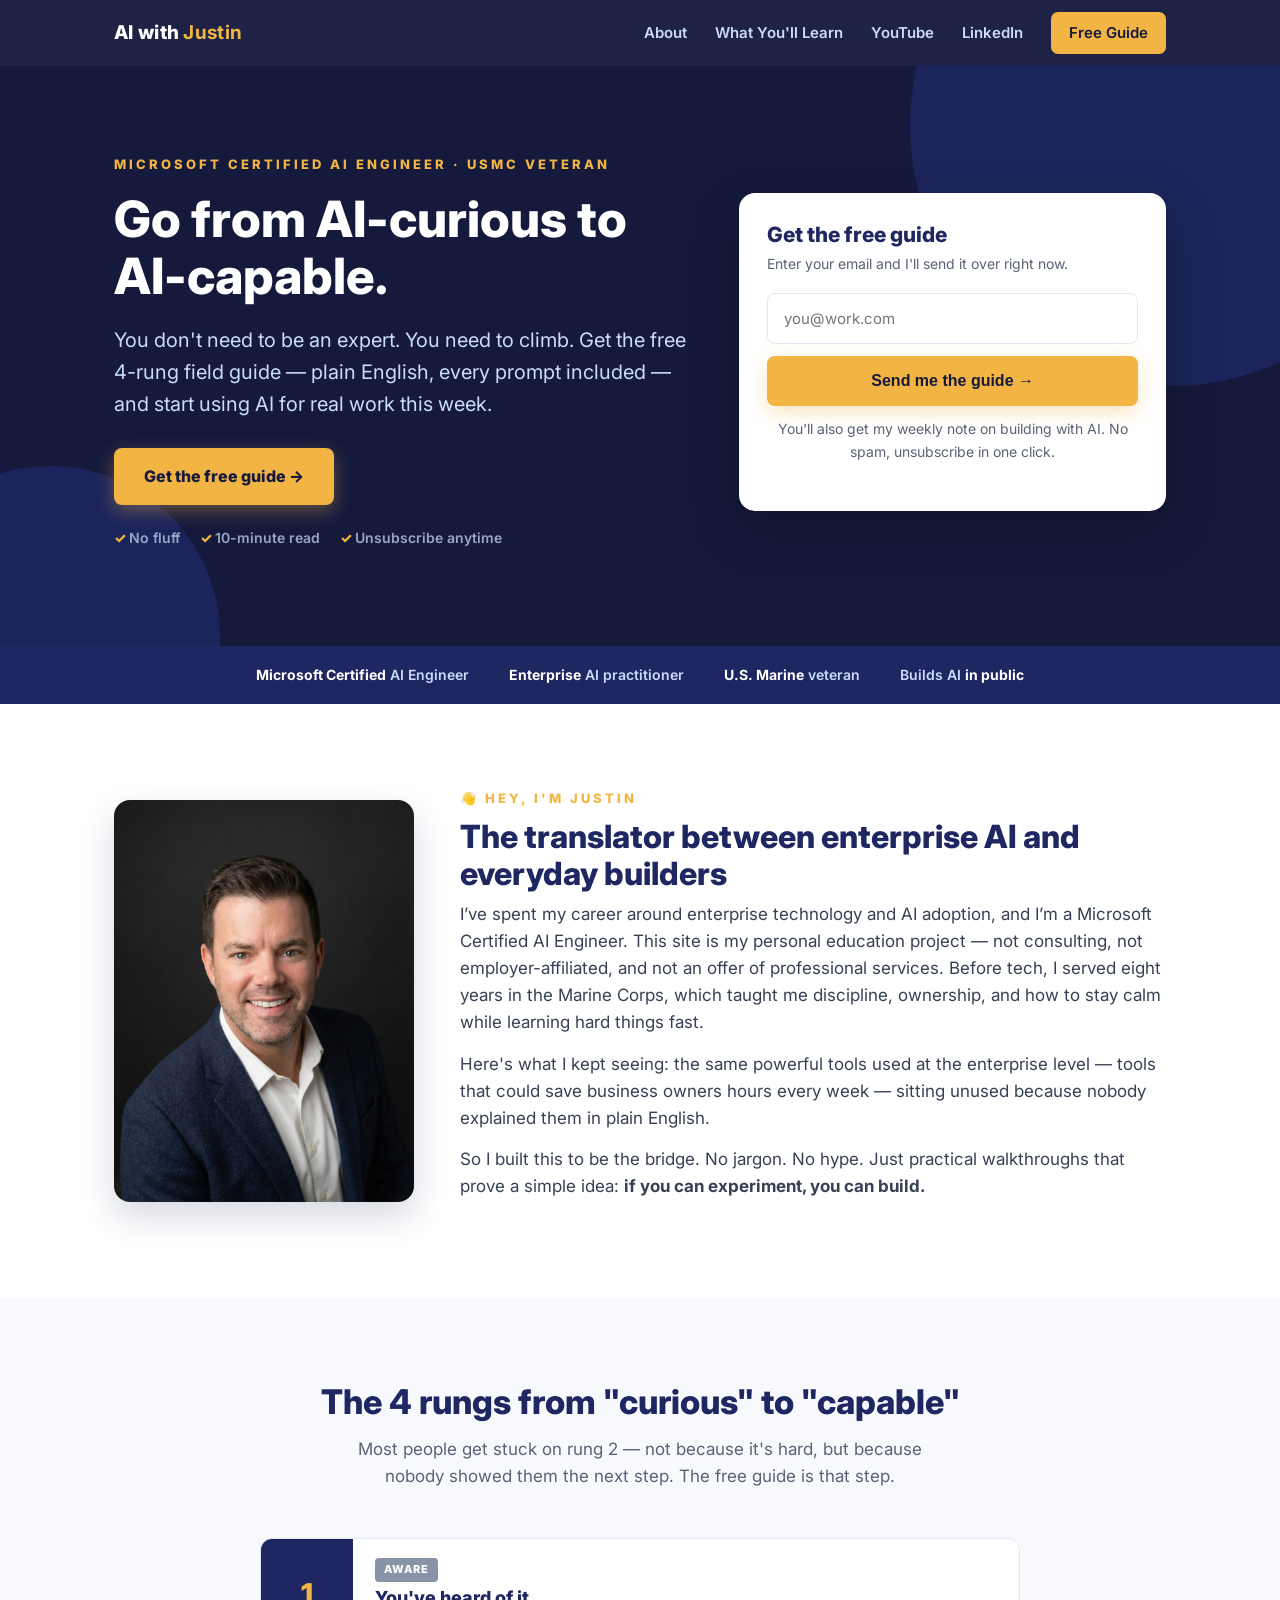
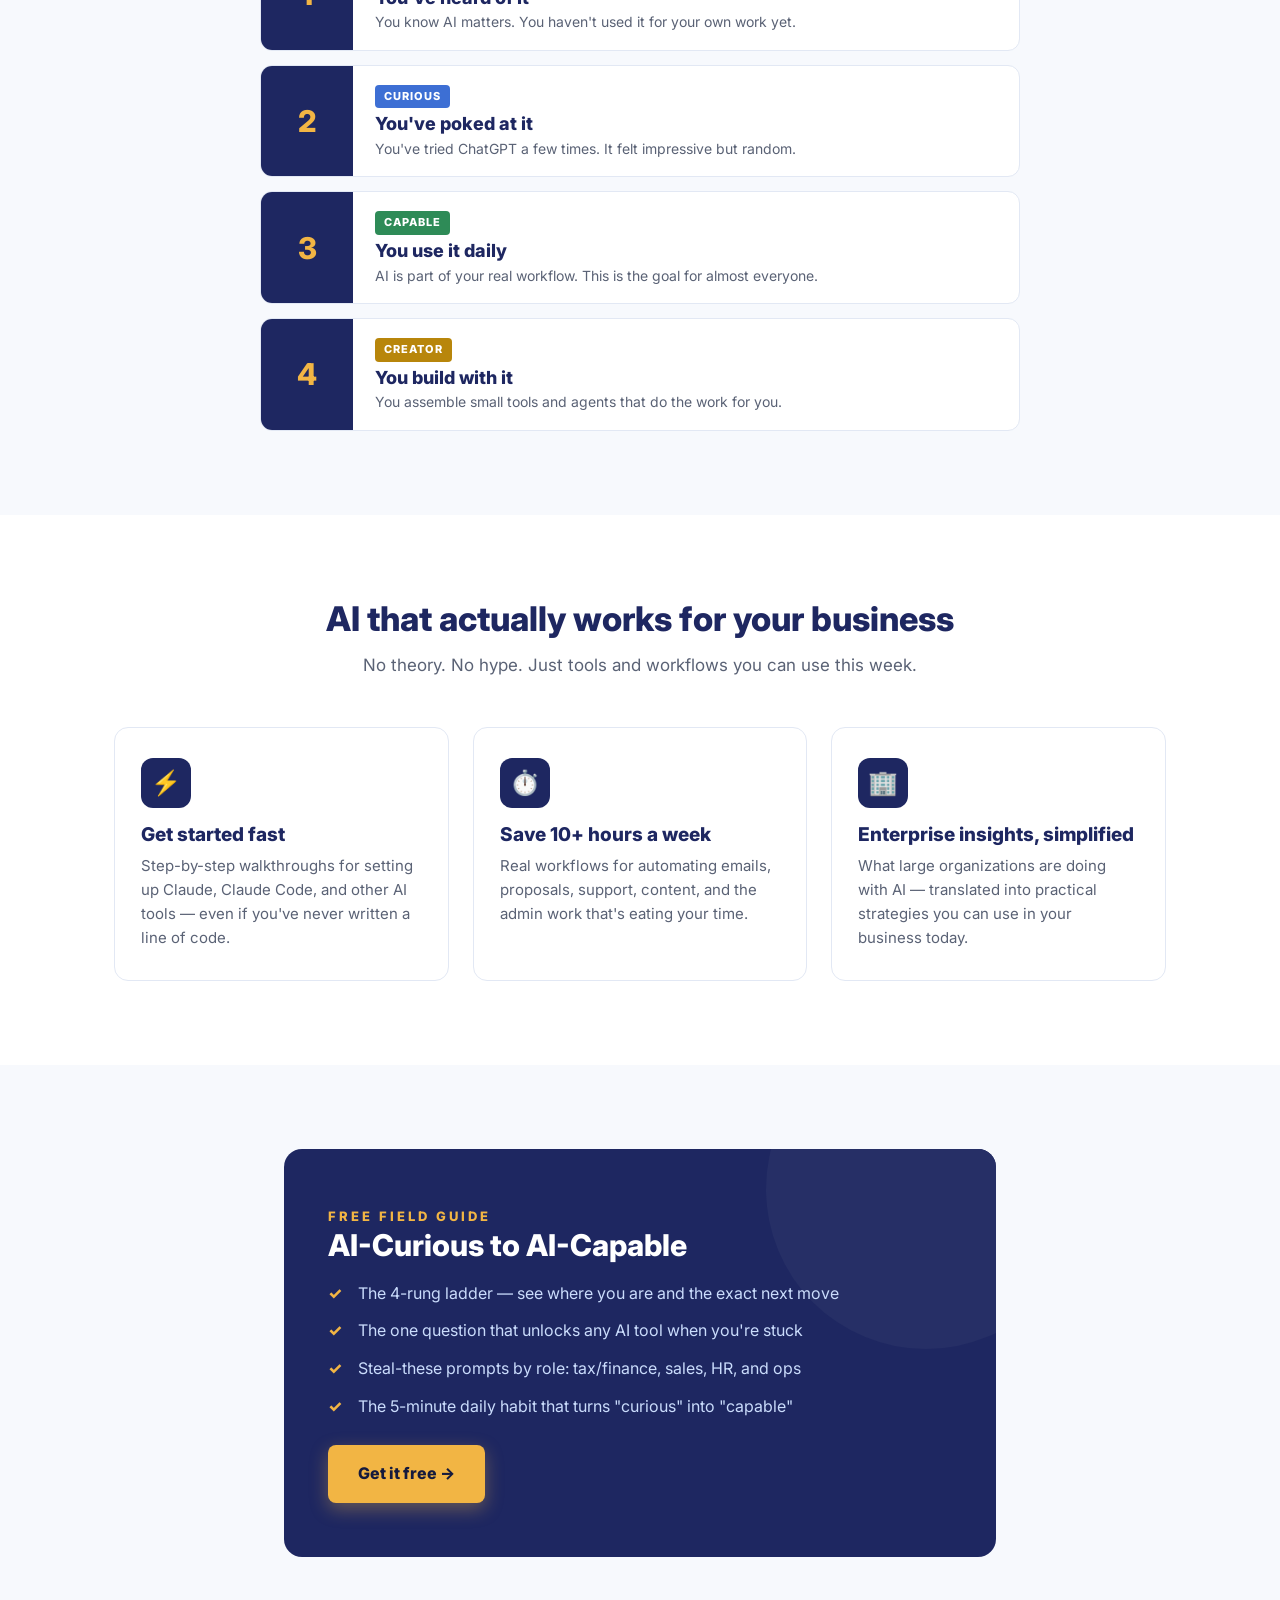
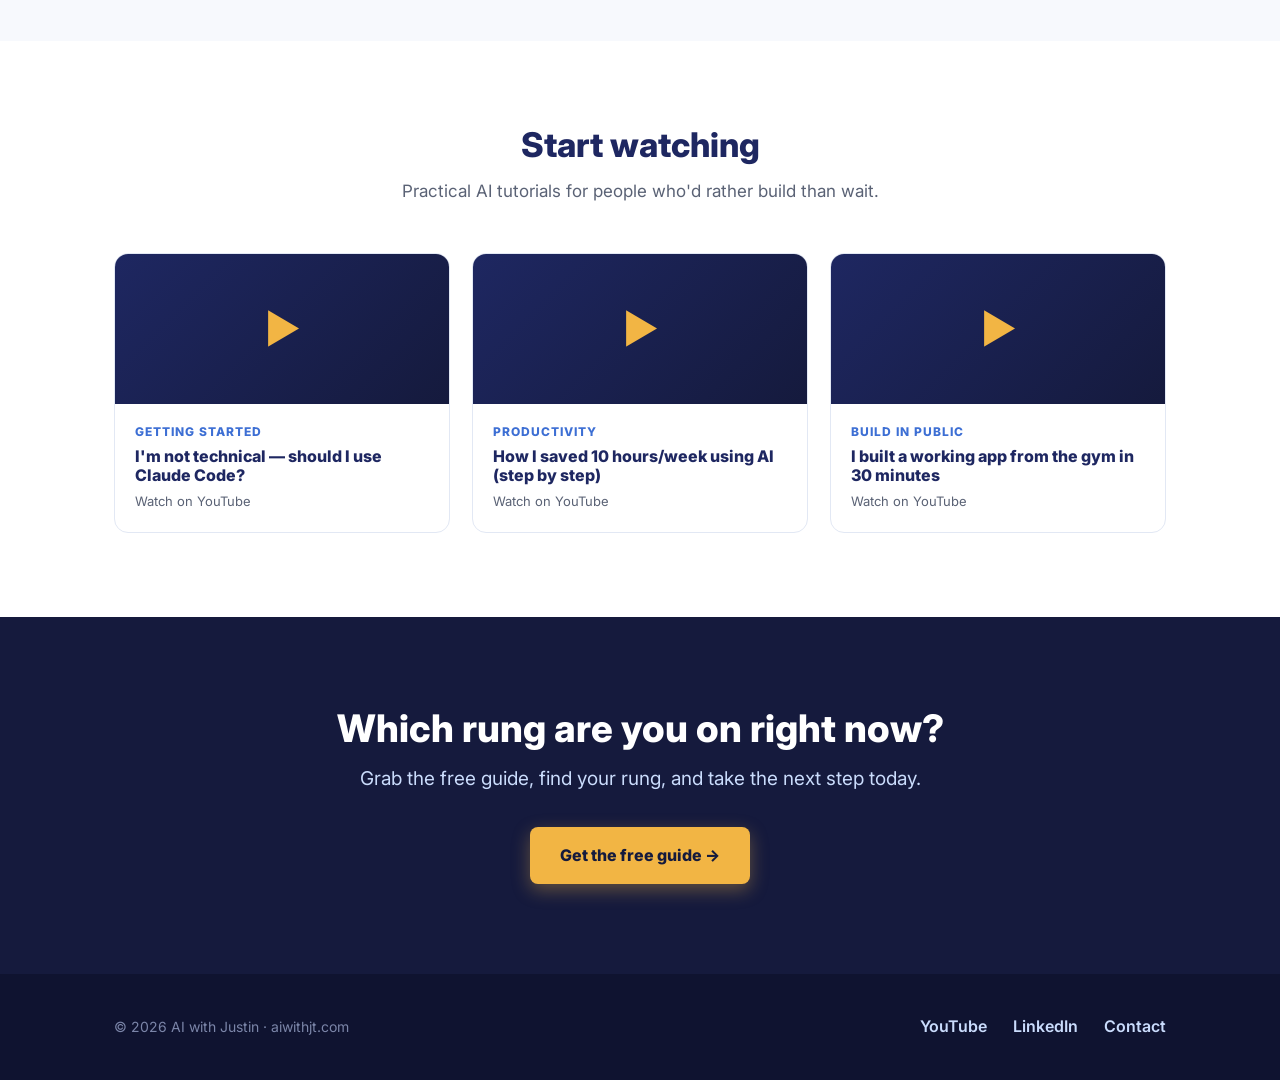
<file: index.html>
<!DOCTYPE html>
<html lang="en">
<head>
  <meta charset="UTF-8">
  <meta name="viewport" content="width=device-width, initial-scale=1.0">
  <title>AI with Justin — Go from AI-Curious to AI-Capable</title>
  <meta name="description" content="Free field guide: the 4-rung ladder for going from 'I've heard of AI' to building things that work for you. Plain English, every prompt included — from a Microsoft Certified AI Engineer and Marine veteran.">
  <meta property="og:image" content="https://aiwithjt.com/images/og-image.png">
  <link rel="icon" type="image/svg+xml" href="/images/favicon.svg">
  <meta property="og:title" content="AI with Justin — Go from AI-Curious to AI-Capable">
  <meta property="og:description" content="The free 4-rung ladder for going from 'I've heard of AI' to building things that work for you.">
  <meta property="og:url" content="https://aiwithjt.com">
  <meta property="og:type" content="website">
  <meta name="twitter:card" content="summary_large_image">
  <link rel="preconnect" href="https://fonts.googleapis.com">
  <link rel="preconnect" href="https://fonts.gstatic.com" crossorigin>
  <link href="https://fonts.googleapis.com/css2?family=Inter:wght@400;500;600;700;800;900&display=swap" rel="stylesheet">
  <link rel="stylesheet" href="/css/styles.css">
</head>
<body>

<nav>
  <div class="container">
    <a href="#" class="logo">AI with <b>Justin</b></a>
    <div class="navlinks">
      <a href="#about">About</a>
      <a href="#learn">What You'll Learn</a>
      <a href="https://youtube.com/@AIwithJustint" target="_blank" rel="noopener">YouTube</a>
      <a href="https://linkedin.com/in/aiwithjustin" target="_blank" rel="noopener">LinkedIn</a>
      <a href="#get" class="nav-cta">Free Guide</a>
    </div>
  </div>
</nav>

<!-- HERO -->
<header class="hero">
  <div class="blob b1"></div><div class="blob b2"></div>
  <div class="container">
    <div class="grid">
      <div>
        <div class="eyebrow">Microsoft Certified AI Engineer · USMC Veteran</div>
        <h1>Go from AI-curious to AI-capable.</h1>
        <p class="sub">You don't need to be an expert. You need to climb. Get the free 4-rung field guide — plain English, every prompt included — and start using AI for real work this week.</p>
        <a href="#get" class="btn btn-primary">Get the free guide →</a>
        <div class="badges"><span>No fluff</span><span>10-minute read</span><span>Unsubscribe anytime</span></div>
      </div>
      <div class="formcard" id="get">
        <h3>Get the free guide</h3>
        <p>Enter your email and I'll send it over right now.</p>
        <form class="signup" id="ml-hero" method="post"
              action="https://assets.mailerlite.com/jsonp/2392456/forms/188924552892384277/subscribe">
          <input type="email" name="fields[email]" placeholder="you@work.com" required aria-label="Email address">
          <button type="submit" class="btn btn-primary">Send me the guide →</button>
        </form>
        <p class="consent">You'll also get my weekly note on building with AI. No spam, unsubscribe in one click.</p>
      </div>
    </div>
  </div>
</header>

<div class="proof">
  <div class="container">
    <span><b>Microsoft Certified</b> AI Engineer</span>
    <span><b>Enterprise</b> AI practitioner</span>
    <span><b>U.S. Marine</b> veteran</span>
    <span>Builds AI <b>in public</b></span>
  </div>
</div>

<!-- ABOUT -->
<section id="about">
  <div class="container">
    <div class="about">
      <img src="/images/justin.jpg" alt="Justin Thompson, AI engineer and Marine veteran">
      <div>
        <span class="eyebrow">👋 Hey, I'm Justin</span>
        <h2>The translator between enterprise AI and everyday builders</h2>
        <p>I’ve spent my career around enterprise technology and AI adoption, and I’m a Microsoft Certified AI Engineer. This site is my personal education project — not consulting, not employer-affiliated, and not an offer of professional services. Before tech, I served eight years in the Marine Corps, which taught me discipline, ownership, and how to stay calm while learning hard things fast.</p>
        <p>Here's what I kept seeing: the same powerful tools used at the enterprise level — tools that could save business owners hours every week — sitting unused because nobody explained them in plain English.</p>
        <p>So I built this to be the bridge. No jargon. No hype. Just practical walkthroughs that prove a simple idea: <strong>if you can experiment, you can build.</strong></p>
      </div>
    </div>
  </div>
</section>

<!-- LADDER -->
<section class="alt">
  <div class="container">
    <h2 class="center">The 4 rungs from "curious" to "capable"</h2>
    <p class="sec-sub">Most people get stuck on rung 2 — not because it's hard, but because nobody showed them the next step. The free guide is that step.</p>
    <div class="ladder">
      <div class="rung"><div class="n">1</div><div class="body"><span class="tag tag-aware">AWARE</span><h3>You've heard of it</h3><p>You know AI matters. You haven't used it for your own work yet.</p></div></div>
      <div class="rung"><div class="n">2</div><div class="body"><span class="tag tag-curious">CURIOUS</span><h3>You've poked at it</h3><p>You've tried ChatGPT a few times. It felt impressive but random.</p></div></div>
      <div class="rung"><div class="n">3</div><div class="body"><span class="tag tag-capable">CAPABLE</span><h3>You use it daily</h3><p>AI is part of your real workflow. This is the goal for almost everyone.</p></div></div>
      <div class="rung"><div class="n">4</div><div class="body"><span class="tag tag-creator">CREATOR</span><h3>You build with it</h3><p>You assemble small tools and agents that do the work for you.</p></div></div>
    </div>
  </div>
</section>

<!-- LEARN -->
<section id="learn">
  <div class="container">
    <h2 class="center">AI that actually works for your business</h2>
    <p class="sec-sub">No theory. No hype. Just tools and workflows you can use this week.</p>
    <div class="grid3">
      <div class="card"><div class="ic">⚡</div><h3>Get started fast</h3><p>Step-by-step walkthroughs for setting up Claude, Claude Code, and other AI tools — even if you've never written a line of code.</p></div>
      <div class="card"><div class="ic">⏱️</div><h3>Save 10+ hours a week</h3><p>Real workflows for automating emails, proposals, support, content, and the admin work that's eating your time.</p></div>
      <div class="card"><div class="ic">🏢</div><h3>Enterprise insights, simplified</h3><p>What large organizations are doing with AI — translated into practical strategies you can use in your business today.</p></div>
    </div>
  </div>
</section>

<!-- GUIDE CTA -->
<section class="alt">
  <div class="narrow">
    <div class="guide" id="guide">
      <div class="gblob"></div>
      <span class="eyebrow">Free field guide</span>
      <h2>AI-Curious to AI-Capable</h2>
      <ul>
        <li>The 4-rung ladder — see where you are and the exact next move</li>
        <li>The one question that unlocks any AI tool when you're stuck</li>
        <li>Steal-these prompts by role: tax/finance, sales, HR, and ops</li>
        <li>The 5-minute daily habit that turns "curious" into "capable"</li>
      </ul>
      <a href="#get" class="btn btn-primary">Get it free →</a>
    </div>
  </div>
</section>

<!-- VIDEOS -->
<section id="videos">
  <div class="container">
    <h2 class="center">Start watching</h2>
    <p class="sec-sub">Practical AI tutorials for people who'd rather build than wait.</p>
    <div class="vids">
      <a class="vid" href="https://youtube.com/@AIwithJustint" target="_blank" rel="noopener"><div class="thumb">▶</div><div class="vbody"><div class="kicker">Getting started</div><h3>I'm not technical — should I use Claude Code?</h3><span>Watch on YouTube</span></div></a>
      <a class="vid" href="https://youtube.com/@AIwithJustint" target="_blank" rel="noopener"><div class="thumb">▶</div><div class="vbody"><div class="kicker">Productivity</div><h3>How I saved 10 hours/week using AI (step by step)</h3><span>Watch on YouTube</span></div></a>
      <a class="vid" href="https://youtube.com/@AIwithJustint" target="_blank" rel="noopener"><div class="thumb">▶</div><div class="vbody"><div class="kicker">Build in public</div><h3>I built a working app from the gym in 30 minutes</h3><span>Watch on YouTube</span></div></a>
    </div>
  </div>
</section>

<!-- FINAL -->
<section class="final">
  <div class="narrow">
    <h2>Which rung are you on right now?</h2>
    <p>Grab the free guide, find your rung, and take the next step today.</p>
    <a href="#get" class="btn btn-primary">Get the free guide →</a>
  </div>
</section>

<footer>
  <div class="container">
    <div class="fcopy">© <span id="yr"></span> AI with Justin · aiwithjt.com</div>
    <div>
      <a href="https://youtube.com/@AIwithJustint" target="_blank" rel="noopener">YouTube</a>
      <a href="https://linkedin.com/in/aiwithjustin" target="_blank" rel="noopener">LinkedIn</a>
      <a href="mailto:justin@aiwithjt.com">Contact</a>
    </div>
  </div>
</footer>

<script src="/js/app.js" defer></script>
</body>
</html>
</file>
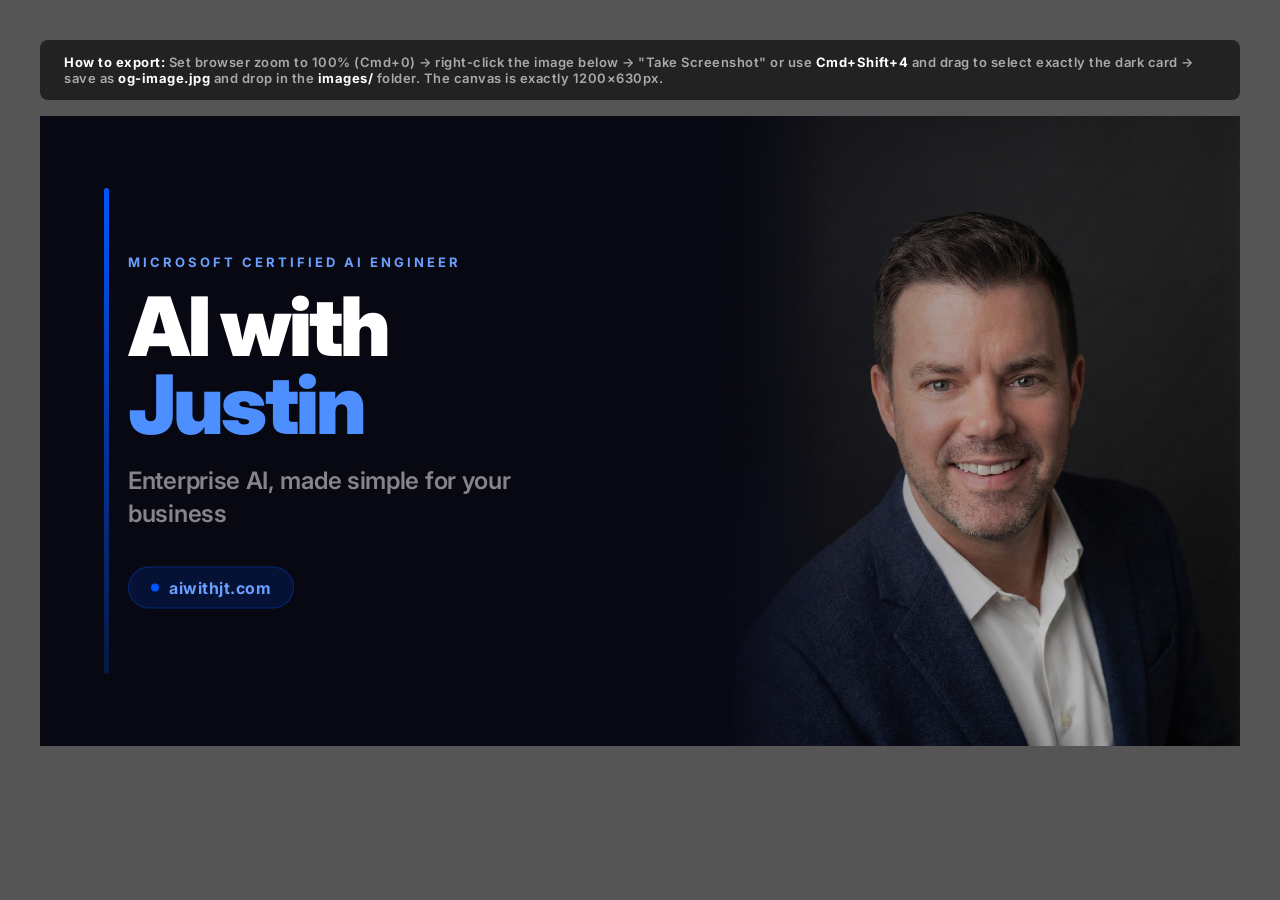
<file: images/og-image.html>
<!DOCTYPE html>
<html lang="en">
<head>
  <meta charset="UTF-8">
  <title>OG Image — AI with Justin</title>
  <link href="https://fonts.googleapis.com/css2?family=Inter:wght@400;600;700;800;900&display=swap" rel="stylesheet">
  <style>
    * { margin: 0; padding: 0; box-sizing: border-box; }

    body {
      background: #555;
      display: flex;
      flex-direction: column;
      align-items: center;
      padding: 40px;
      gap: 16px;
      font-family: 'Inter', sans-serif;
    }

    .instructions {
      background: #222;
      color: #aaa;
      padding: 14px 24px;
      border-radius: 8px;
      font-size: 13px;
      font-weight: 600;
      letter-spacing: 0.5px;
      max-width: 1200px;
      width: 100%;
    }

    .instructions strong { color: white; }

    /* ── CANVAS: exactly 1200×630 ── */
    .og {
      width: 1200px;
      height: 630px;
      position: relative;
      overflow: hidden;
      background: #080812;
      flex-shrink: 0;
    }

    /* Grid overlay */
    .og-grid {
      position: absolute;
      inset: 0;
      background-image:
        linear-gradient(rgba(0,85,255,0.06) 1px, transparent 1px),
        linear-gradient(90deg, rgba(0,85,255,0.06) 1px, transparent 1px);
      background-size: 60px 60px;
    }

    /* Blue glow top-left */
    .og-glow-tl {
      position: absolute;
      top: -120px; left: -80px;
      width: 520px; height: 520px;
      background: radial-gradient(circle, rgba(0,85,255,0.22) 0%, transparent 65%);
      border-radius: 50%;
    }

    /* Subtle glow bottom-right behind photo */
    .og-glow-br {
      position: absolute;
      bottom: -60px; right: 200px;
      width: 400px; height: 400px;
      background: radial-gradient(circle, rgba(0,85,255,0.12) 0%, transparent 65%);
      border-radius: 50%;
    }

    /* Photo — right side, bottom-anchored */
    .og-photo {
      position: absolute;
      right: 0;
      bottom: 0;
      height: 100%;
      width: 520px;
      object-fit: cover;
      object-position: top center;
      /* Fade left edge into background */
      mask-image: linear-gradient(to right, transparent 0%, black 22%);
      -webkit-mask-image: linear-gradient(to right, transparent 0%, black 22%);
    }

    /* Gradient overlay so text stays readable */
    .og-fade {
      position: absolute;
      inset: 0;
      background: linear-gradient(
        to right,
        #080812 0%,
        #080812 38%,
        rgba(8,8,18,0.5) 62%,
        transparent 100%
      );
    }

    /* Left accent bar */
    .og-bar {
      position: absolute;
      left: 64px;
      top: 72px;
      bottom: 72px;
      width: 5px;
      background: linear-gradient(180deg, #0055ff, rgba(0,85,255,0.2));
      border-radius: 3px;
    }

    /* Text content */
    .og-content {
      position: absolute;
      left: 88px;
      top: 50%;
      transform: translateY(-50%);
      z-index: 10;
    }

    .og-eyebrow {
      font-size: 13px;
      font-weight: 700;
      letter-spacing: 3px;
      text-transform: uppercase;
      color: #6b9fff;
      margin-bottom: 18px;
    }

    .og-title {
      font-size: 82px;
      font-weight: 900;
      line-height: 0.95;
      letter-spacing: -3px;
      color: #ffffff;
      margin-bottom: 20px;
    }

    .og-title .blue { color: #4d8fff; }

    .og-sub {
      font-size: 24px;
      font-weight: 600;
      color: rgba(255,255,255,0.5);
      letter-spacing: -0.3px;
      margin-bottom: 36px;
      line-height: 1.4;
      max-width: 420px;
    }

    .og-url {
      display: inline-flex;
      align-items: center;
      gap: 10px;
      background: rgba(0,85,255,0.15);
      border: 1px solid rgba(0,85,255,0.35);
      border-radius: 100px;
      padding: 10px 22px;
      font-size: 16px;
      font-weight: 700;
      color: #6b9fff;
      letter-spacing: 0.5px;
    }

    .og-url .dot {
      width: 8px;
      height: 8px;
      border-radius: 50%;
      background: #0055ff;
      animation: pulse 2s infinite;
    }

    @keyframes pulse {
      0%,100% { opacity:1; }
      50% { opacity:0.3; }
    }
  </style>
</head>
<body>

  <div class="instructions">
    <strong>How to export:</strong>
    Set browser zoom to 100% (Cmd+0) → right-click the image below → "Take Screenshot" or use
    <strong>Cmd+Shift+4</strong> and drag to select exactly the dark card → save as <strong>og-image.jpg</strong>
    and drop in the <strong>images/</strong> folder. The canvas is exactly 1200×630px.
  </div>

  <div class="og">
    <div class="og-grid"></div>
    <div class="og-glow-tl"></div>
    <div class="og-glow-br"></div>

    <!-- Your photo — bottom-anchored on the right -->
    <img class="og-photo" src="justin.jpg" alt="Justin">

    <!-- Gradient fade so text stays crisp -->
    <div class="og-fade"></div>

    <!-- Left accent bar -->
    <div class="og-bar"></div>

    <!-- Text -->
    <div class="og-content">
      <div class="og-eyebrow">Microsoft Certified AI Engineer</div>
      <div class="og-title">
        AI with<br>
        <span class="blue">Justin</span>
      </div>
      <div class="og-sub">Enterprise AI, made simple for your business</div>
      <div class="og-url">
        <span class="dot"></span>
        aiwithjt.com
      </div>
    </div>
  </div>

</body>
</html>
</file>
<file: css/styles.css>
*,*::before,*::after{margin:0;padding:0;box-sizing:border-box}
:root{
  --navy:#1E2761; --deep:#151A3D; --ice:#CADCFC; --blue:#3D6FD4;
  --gold:#F2B544; --ink:#232A3D; --muted:#5A6275; --line:#E2E8F4; --bg:#F7F9FD; --white:#fff;
  --radius:12px;
}
html{scroll-behavior:smooth}
body{font-family:'Inter',-apple-system,BlinkMacSystemFont,sans-serif;color:var(--ink);background:var(--white);line-height:1.6;-webkit-font-smoothing:antialiased}
h1,h2,h3{line-height:1.15;font-weight:800;color:var(--navy)}
a{color:inherit}
.container{max-width:1100px;margin:0 auto;padding:0 24px}
.narrow{max-width:760px;margin:0 auto;padding:0 24px}
.eyebrow{color:var(--gold);font-weight:800;letter-spacing:3px;font-size:13px;text-transform:uppercase}
.btn{display:inline-flex;align-items:center;gap:8px;padding:16px 30px;border-radius:8px;font-size:16px;font-weight:800;text-decoration:none;cursor:pointer;border:none;transition:transform .15s ease,box-shadow .15s ease}
.btn-primary{background:var(--gold);color:var(--deep);box-shadow:0 6px 18px rgba(242,181,68,.35)}
.btn-primary:hover{transform:translateY(-2px);box-shadow:0 10px 24px rgba(242,181,68,.45)}
.btn-ghost{background:transparent;color:#fff;border:1.5px solid rgba(202,220,252,.5)}
.btn-ghost:hover{border-color:var(--gold);color:var(--gold)}

/* NAV */
nav{position:sticky;top:0;z-index:50;background:rgba(21,26,61,.96);backdrop-filter:blur(8px)}
nav .container{display:flex;align-items:center;justify-content:space-between;height:66px}
.logo{color:#fff;font-weight:800;font-size:19px;text-decoration:none;letter-spacing:.3px}
.logo b{color:var(--gold)}
.navlinks{display:flex;align-items:center;gap:28px}
.navlinks a{color:var(--ice);text-decoration:none;font-size:15px;font-weight:600}
.navlinks a:hover{color:#fff}
.navlinks a.nav-cta{background:var(--gold);color:var(--deep);padding:9px 18px;border-radius:7px}
@media(max-width:720px){.navlinks a:not(.nav-cta){display:none}}

/* HERO */
.hero{background:var(--deep);color:#fff;position:relative;overflow:hidden;padding:88px 0 96px}
.hero .blob{position:absolute;border-radius:50%;background:var(--navy);opacity:.85}
.b1{width:520px;height:520px;top:-200px;right:-150px}
.b2{width:340px;height:340px;bottom:-160px;left:-120px;background:#232A57}
.hero .grid{position:relative;z-index:2;display:grid;grid-template-columns:1.15fr .85fr;gap:48px;align-items:center}
.hero h1{color:#fff;font-size:50px;margin:16px 0 18px}
.hero p.sub{font-size:20px;color:var(--ice);margin-bottom:28px}
.hero .badges{margin-top:22px;display:flex;gap:20px;flex-wrap:wrap;color:#9aa6c4;font-size:14px;font-weight:600}
.hero .badges span::before{content:"✓ ";color:var(--gold);font-weight:800}
/* hero form card */
.formcard{background:#fff;border-radius:16px;padding:30px 28px;box-shadow:0 20px 50px rgba(0,0,0,.3)}
.formcard h3{font-size:21px;margin-bottom:6px}
.formcard p{font-size:14px;color:var(--muted);margin-bottom:18px}
.signup{display:flex;flex-direction:column;gap:12px}
.signup input{padding:15px 16px;border-radius:8px;border:1.5px solid var(--line);font-size:15px;font-family:inherit}
.signup input:focus{outline:none;border-color:var(--blue)}
.signup .btn{justify-content:center}
.consent{font-size:12px;color:var(--muted);margin-top:12px;text-align:center}
@media(max-width:840px){.hero .grid{grid-template-columns:1fr;gap:36px}.hero h1{font-size:38px}}

/* PROOF BAR */
.proof{background:var(--navy);color:var(--ice);padding:18px 0}
.proof .container{display:flex;flex-wrap:wrap;gap:14px 40px;justify-content:center;font-size:14px;font-weight:600}
.proof b{color:#fff}

section{padding:84px 0}
.alt{background:var(--bg)}
h2.center{text-align:center;font-size:34px;margin-bottom:14px}
.sec-sub{text-align:center;color:var(--muted);font-size:17px;max-width:600px;margin:0 auto 48px}

/* ABOUT */
.about{display:grid;grid-template-columns:300px 1fr;gap:46px;align-items:center}
.about img{width:100%;border-radius:16px;box-shadow:0 14px 34px rgba(30,39,97,.18)}
.about h2{font-size:32px;margin-bottom:8px}
.about .eyebrow{margin-bottom:10px;display:block}
.about p{font-size:17px;color:#384055;margin-bottom:14px}
@media(max-width:780px){.about{grid-template-columns:1fr;text-align:left}.about img{max-width:260px}}

/* LADDER */
.ladder{max-width:760px;margin:0 auto;display:flex;flex-direction:column;gap:14px}
.rung{display:flex;align-items:stretch;border:1px solid var(--line);border-radius:12px;overflow:hidden;background:#fff}
.rung .n{flex:0 0 92px;background:var(--navy);color:var(--gold);font-size:30px;font-weight:800;display:flex;align-items:center;justify-content:center}
.rung .body{padding:16px 22px}
.rung .tag{display:inline-block;font-size:11px;font-weight:800;letter-spacing:1px;color:#fff;padding:3px 9px;border-radius:4px;margin-bottom:6px}
.tag-aware{background:#8893a8}
.tag-curious{background:#3D6FD4}
.tag-capable{background:#2E8B57}
.tag-creator{background:#B8860B}
.rung h3{font-size:18px;margin-bottom:3px}
.rung p{font-size:14px;color:var(--muted)}

/* LEARN CARDS */
.grid3{display:grid;grid-template-columns:repeat(3,1fr);gap:24px}
.card{background:#fff;border:1px solid var(--line);border-radius:14px;padding:30px 26px;transition:transform .15s ease,box-shadow .15s ease}
.card:hover{transform:translateY(-4px);box-shadow:0 16px 34px rgba(30,39,97,.1)}
.card .ic{width:50px;height:50px;border-radius:12px;background:var(--navy);color:var(--gold);display:flex;align-items:center;justify-content:center;font-size:24px;font-weight:800;margin-bottom:16px}
.card h3{font-size:19px;margin-bottom:8px}
.card p{font-size:15px;color:var(--muted)}
@media(max-width:840px){.grid3{grid-template-columns:1fr}}

/* MID CTA / GUIDE */
.guide{background:var(--navy);color:#fff;border-radius:18px;padding:54px 44px;position:relative;overflow:hidden}
.guide .gblob{position:absolute;width:320px;height:320px;border-radius:50%;background:#262F66;top:-120px;right:-90px}
.guide>*{position:relative;z-index:2}
.guide h2{color:#fff;font-size:30px;margin-bottom:14px;max-width:620px}
.guide ul{list-style:none;margin:18px 0 26px;max-width:620px}
.guide li{padding-left:30px;position:relative;margin-bottom:12px;font-size:16px;color:var(--ice)}
.guide li::before{content:"✓";position:absolute;left:0;color:var(--gold);font-weight:800}

/* VIDEOS */
.vids{display:grid;grid-template-columns:repeat(3,1fr);gap:22px}
.vid{background:#fff;border:1px solid var(--line);border-radius:14px;overflow:hidden;text-decoration:none;transition:transform .15s ease,box-shadow .15s ease}
.vid:hover{transform:translateY(-4px);box-shadow:0 16px 34px rgba(30,39,97,.1)}
.vid .thumb{height:150px;background:linear-gradient(135deg,var(--navy),var(--deep));display:flex;align-items:center;justify-content:center;color:var(--gold);font-size:40px}
.vid .vbody{padding:18px 20px}
.vid .kicker{font-size:12px;font-weight:800;letter-spacing:1px;color:var(--blue);text-transform:uppercase}
.vid h3{font-size:16px;margin:6px 0 4px;color:var(--navy)}
.vid span{font-size:13px;color:var(--muted)}
@media(max-width:840px){.vids{grid-template-columns:1fr}}

/* FINAL */
.final{background:var(--deep);color:#fff;text-align:center;padding:90px 0}
.final h2{color:#fff;font-size:38px;margin-bottom:14px}
.final p{color:var(--ice);font-size:19px;margin-bottom:32px}

footer{background:#0F1330;color:#7b85a8;padding:40px 0}
footer .container{display:flex;flex-wrap:wrap;justify-content:space-between;gap:20px;align-items:center}
footer a{color:var(--ice);text-decoration:none;font-weight:600;margin-left:22px}
footer a:hover{color:var(--gold)}
.fcopy{font-size:14px}
</file>
